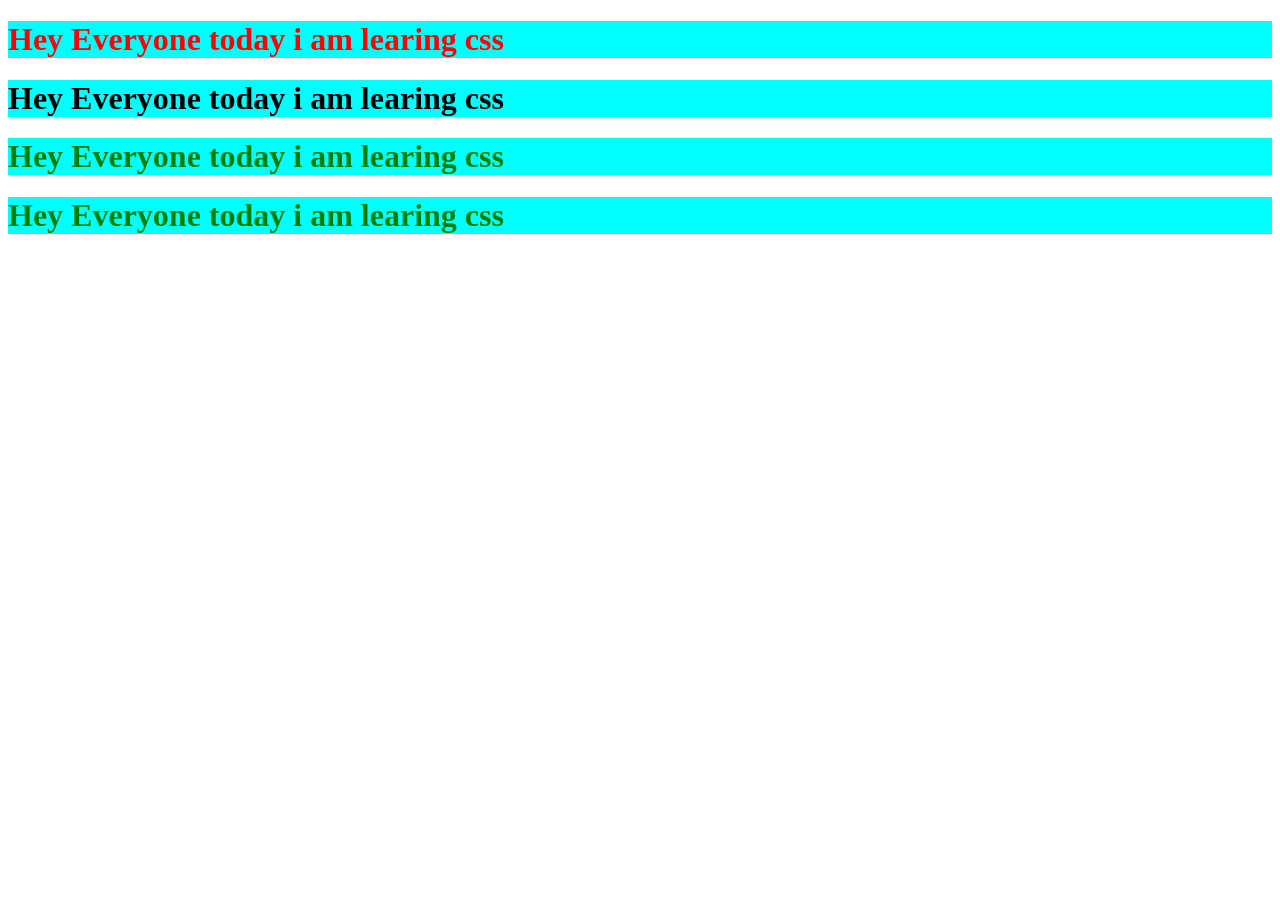
<file: css/index.html>
<!DOCTYPE html>
<html lang="en">
<head>
    <meta charset="UTF-8">
    <meta name="viewport" content="width=device-width, initial-scale=1.0">
    <title>Document</title>
    <link rel="stylesheet" href="style.css">
</head>
<body>

    <h1 id="newH1" >Hey Everyone today i am learing css</h1>
    <h1 id="deePak" >Hey Everyone today i am learing css</h1>
    <h1 >Hey Everyone today i am learing css</h1>
    <h1 >Hey Everyone today i am learing css</h1>
    
</body>
</html>
</file>
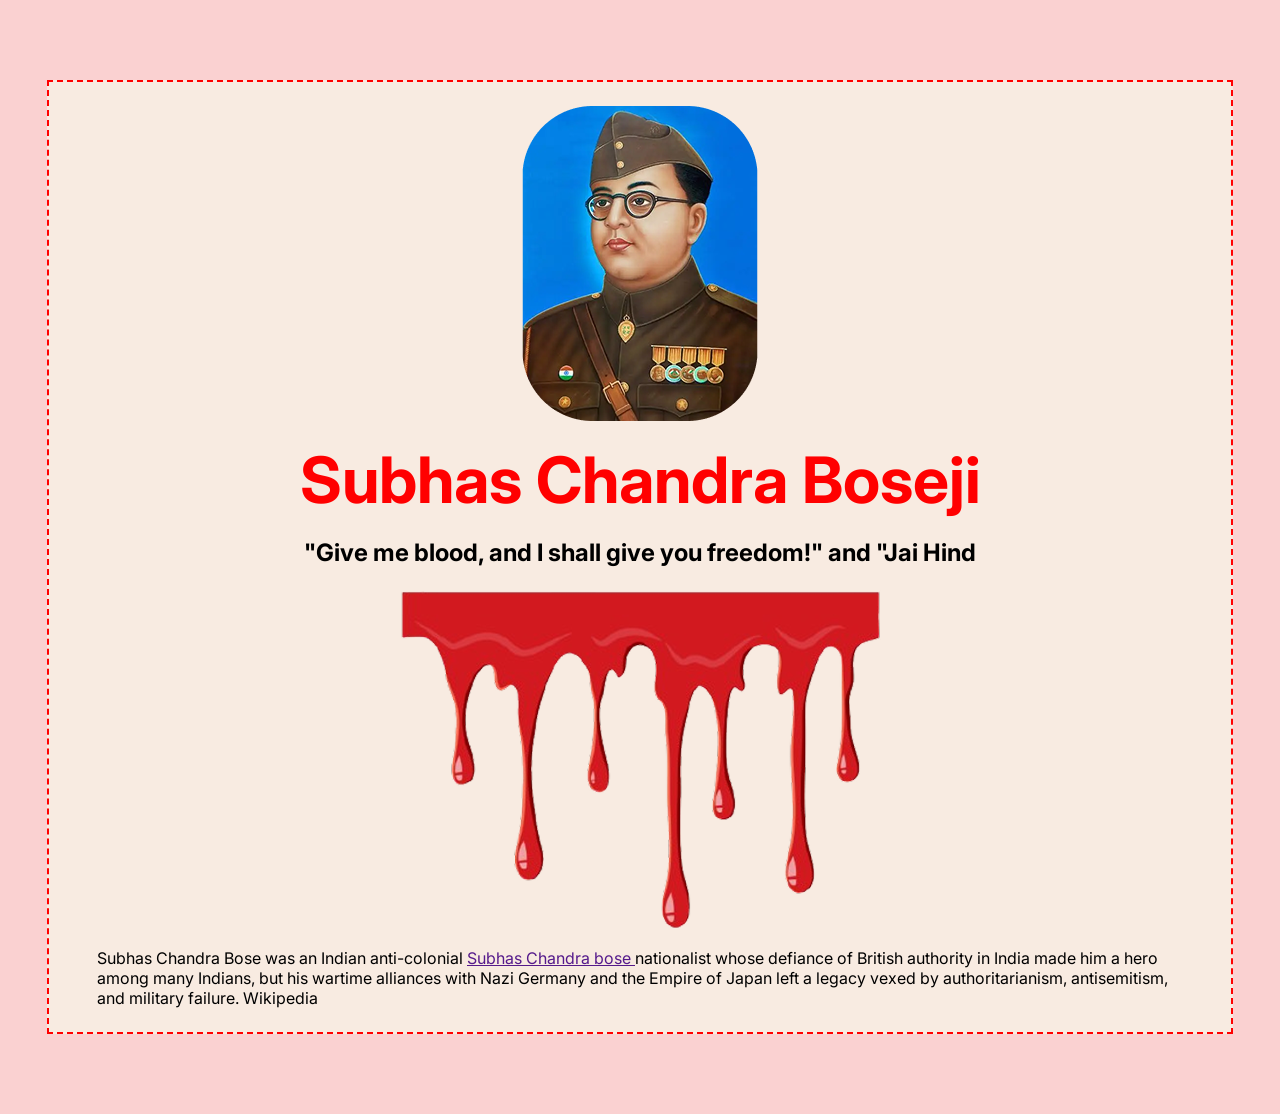
<file: Project_1/index.html>
<!DOCTYPE html>
<html lang="en">
<head>
    <meta charset="UTF-8">
    <meta name="viewport" content="width=device-width, initial-scale=1.0">
    <title>Tribute Website</title>
    <link rel="stylesheet" href="style.css">
</head> 
<body>
      <section>
        <img src="hero.png" alt="Subhash chandra bosh">
        <h1>Subhas Chandra Boseji </h1>
        <h2>"Give me blood, and I shall give you freedom!" and "Jai Hind</h2>
        <img src="blood_art.png" alt="Blood art">
        <p>Subhas Chandra Bose was an Indian anti-colonial <a href="">Subhas Chandra bose </a> nationalist whose defiance of British authority in India made him a hero among many Indians, but his wartime alliances with Nazi Germany and the Empire of Japan left a legacy vexed by authoritarianism, antisemitism, and military failure. Wikipedia</p> 
      </section>
</body>
</html>
</file>
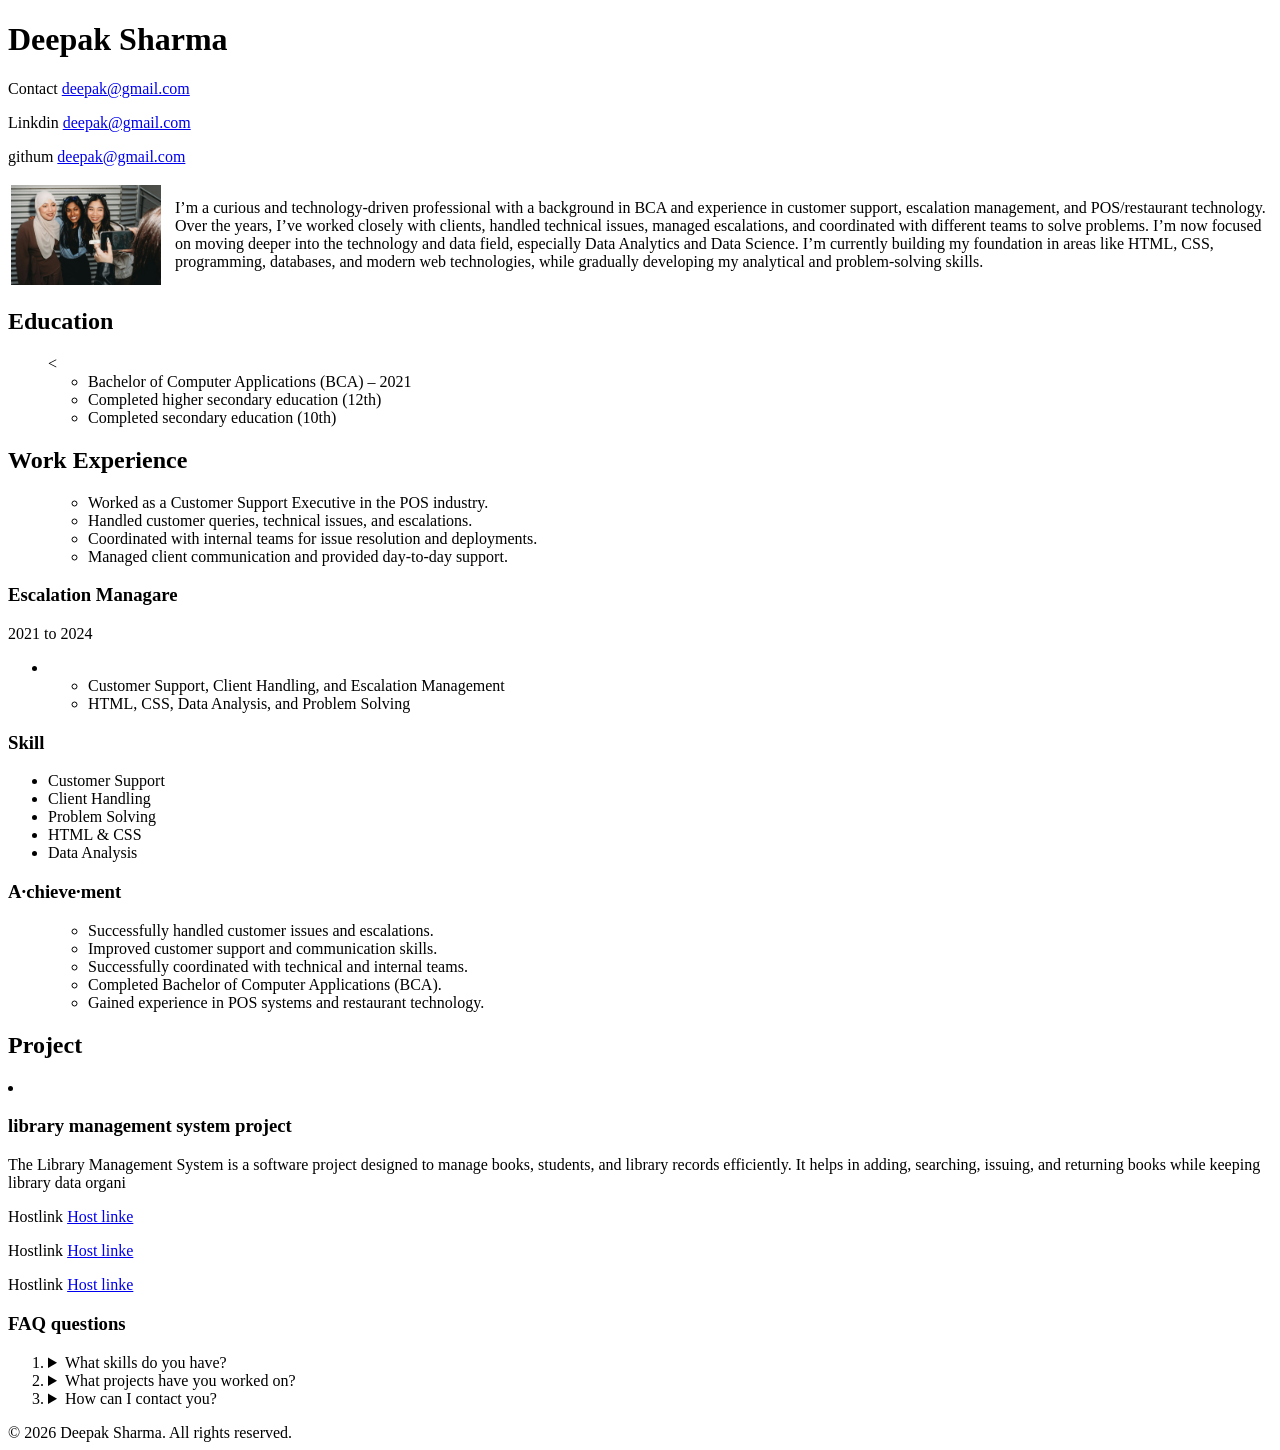
<file: css/project/index.html>
<!DOCTYPE html>
<html lang="en">

<head>
    <meta charset="UTF-8">
    <meta name="viewport" content="width=device-width, initial-scale=1.0">
    <title>Resume</title>
</head>

<body>
    <div>
        <div>
            <h1>Deepak Sharma</h1>
            <p>Contact <a href="deepak.com" target="_blank">deepak@gmail.com</a></p>
            <p>Linkdin <a href="https://github.com/" target="_blank">deepak@gmail.com</a></p>
            <p>githum <a href="https://github.com/" target="_blank">deepak@gmail.com</a></p>
        </div>

        <table>
            <tr>
                <td> <img src="sandisk-qRJXdC4N_bk-unsplash.jpg" alt="deepk_pic" width="150px"
                        style="float: left; margin-right: 10px;"></td>
                <td>I’m a curious and technology-driven professional with a background in BCA and experience in customer
                    support, escalation management, and POS/restaurant technology. Over the years, I’ve worked closely
                    with clients, handled technical issues, managed escalations, and coordinated with different teams to
                    solve problems.

                    I’m now focused on moving deeper into the technology and data field, especially Data Analytics and
                    Data Science. I’m currently building my foundation in areas like HTML, CSS, programming, databases,
                    and modern web technologies, while gradually developing my analytical and problem-solving skills.
                </td>
            </tr>
        </table>
        <section>
            <h2>Education</h2>
            <ul>
                <<ul>
                    <li>Bachelor of Computer Applications (BCA) – 2021</li>
                    <li>Completed higher secondary education (12th)</li>
                    <li>Completed secondary education (10th)</li>
            </ul>
            </ul>
        </section>
        <section>
            <h2>Work Experience</h2>
            <ul>

                <ul>
                    <li>Worked as a Customer Support Executive in the POS industry.</li>
                    <li>Handled customer queries, technical issues, and escalations.</li>
                    <li>Coordinated with internal teams for issue resolution and deployments.</li>
                    <li>Managed client communication and provided day-to-day support.</li>
                </ul>

            </ul>
        </section>

        <div>
            <h3>Escalation Managare</h3>
            <p>2021 to 2024</p>
            <ul>
                <li></li>
                <ul>
                    <li>Customer Support, Client Handling, and Escalation Management</li>
                    <li>HTML, CSS, Data Analysis, and Problem Solving</li>
                </ul>
            </ul>
        </div>

        <section>
            <h3>Skill</h3>
            <ul>
                <li>Customer Support</li>
                <li>Client Handling</li>
                <li>Problem Solving</li>
                <li>HTML & CSS</li>
                <li>Data Analysis</li>
            </ul>
        </section>

        <section>
            <h3>A·chieve·ment
            </h3>
            <ul>
                <ul>
                    <li>Successfully handled customer issues and escalations.</li>
                    <li>Improved customer support and communication skills.</li>
                    <li>Successfully coordinated with technical and internal teams.</li>
                    <li>Completed Bachelor of Computer Applications (BCA).</li>
                    <li>Gained experience in POS systems and restaurant technology.</li>
                </ul>
            </ul>
        </section>

        <section>
            <h2>Project</h2>
            <li>
                <h3>library management system project</h3>
                <p>
                    The Library Management System is a software project designed to manage books, students, and library
                    records efficiently. It helps in adding, searching, issuing, and returning books while keeping
                    library data organi

                </p>
                <p>Hostlink <a href="host.com" target="_blank">Host linke</a></p>
                <p>Hostlink <a href="host.com" target="_blank">Host linke</a></p>
                <p>Hostlink <a href="host.com" target="_blank">Host linke</a></p>
            </li>






        </section>

        <section>
            <h3>FAQ questions</h3>
            <ol>
                <li>
                    <details>
                        <summary>What skills do you have?</summary>
                        <p>I have skills in Customer Support, HTML, CSS, Data Analysis, and Problem Solving.</p>
                    </details>
                </li>

                <li>
                    <details>
                        <summary>What projects have you worked on?</summary>
                        <p>I have worked on projects like a Library Management System.</p>
                    </details>
                </li>

                <li>
                    <details>
                        <summary>How can I contact you?</summary>
                        <p>You can contact me through email or phone.</p>
                    </details>
                </li>
            </ol>
        </section>

        <footer>© 2026 Deepak Sharma. All rights reserved.
        </footer>








    </div>
</body>

</html>
</file>
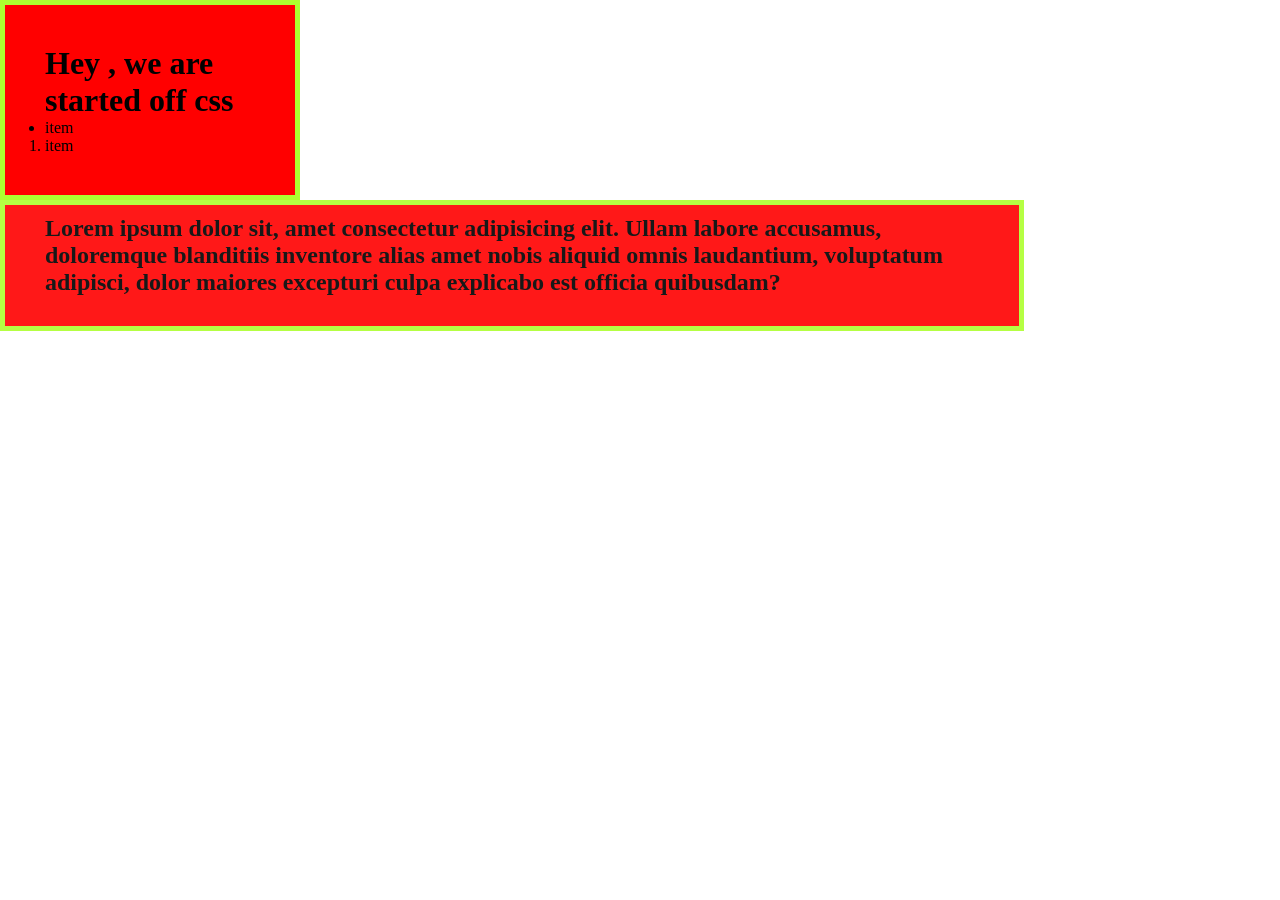
<file: css/index1.html>
<!DOCTYPE html>
<html lang="en">
<head>
    <meta charset="UTF-8">
    <meta name="viewport" content="width=device-width, initial-scale=1.0">
    <title>Document</title>
    <link rel="stylesheet" href="style1.css">
</head>
<body>
    <div>
        <h1>Hey , we are started off css</h1>
        <ul>
            <li>item</li>
        </ul>
        <ol>
            <li>item</li>
        </ol>
    </div>
    <div id="box" >
        <h2>Lorem ipsum dolor sit, amet consectetur adipisicing elit. Ullam labore accusamus, doloremque blanditiis inventore alias amet nobis aliquid omnis laudantium, voluptatum adipisci, dolor maiores excepturi culpa explicabo est officia quibusdam? </h2>

    </div>
     


</body>
</html>
</file>
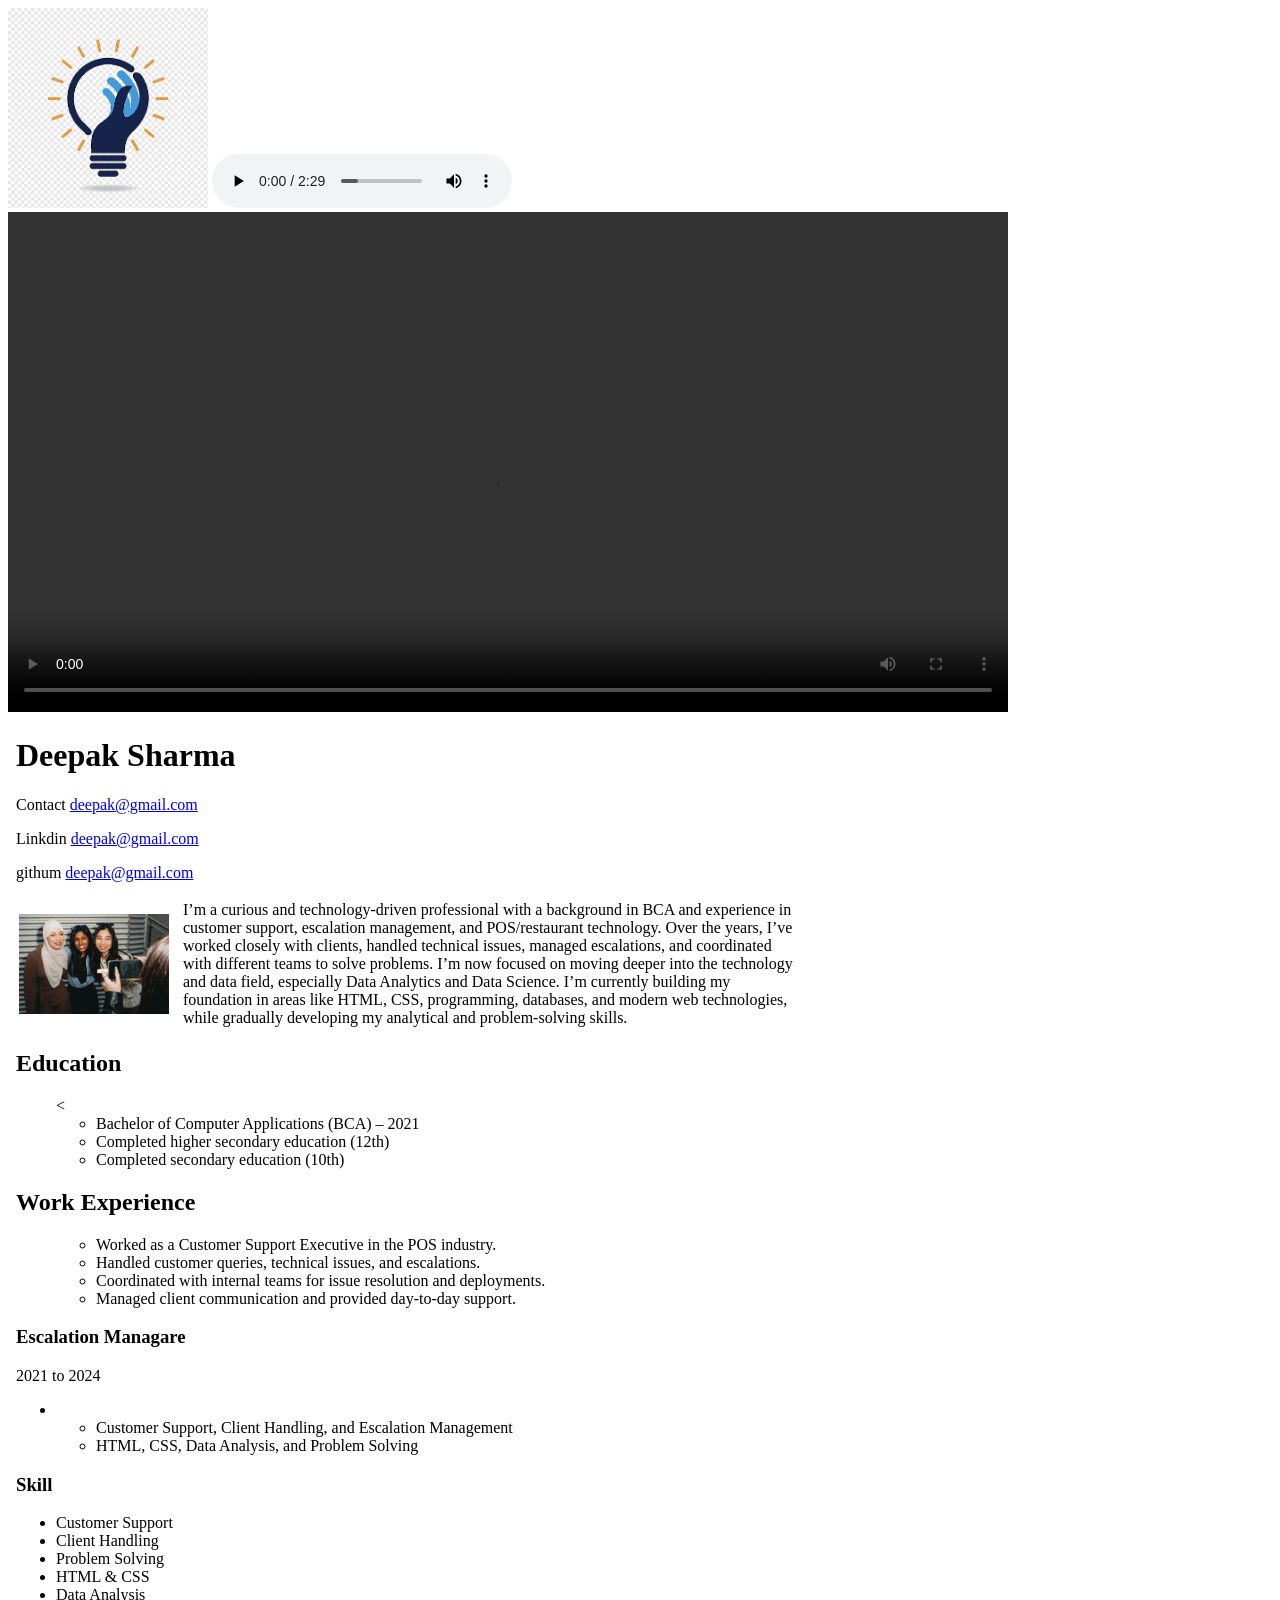
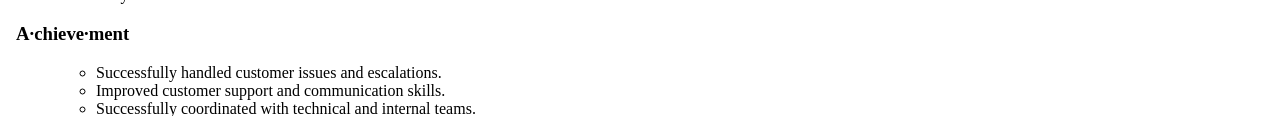
<file: css/project/index2.html>
<!DOCTYPE html>
<html lang="en">
<head>
    <meta charset="UTF-8">
    <meta name="viewport" content="width=device-width, initial-scale=1.0">
    <title>Project</title>
</head>
<body>
    <img src="images.png" alt="imagesLogo"  width="200" loading="lazy">
    <audio src="grand_project-wonders-of-the-earth-550792.mp3" controls></audio>
    <video src="4010187-uhd_4096_2160_25fps.mp4 " height="500" controls></video>
    <iframe src="./index.html" frameborder="0" width="800" height="1000"></iframe>

</body>
</html>
</file>
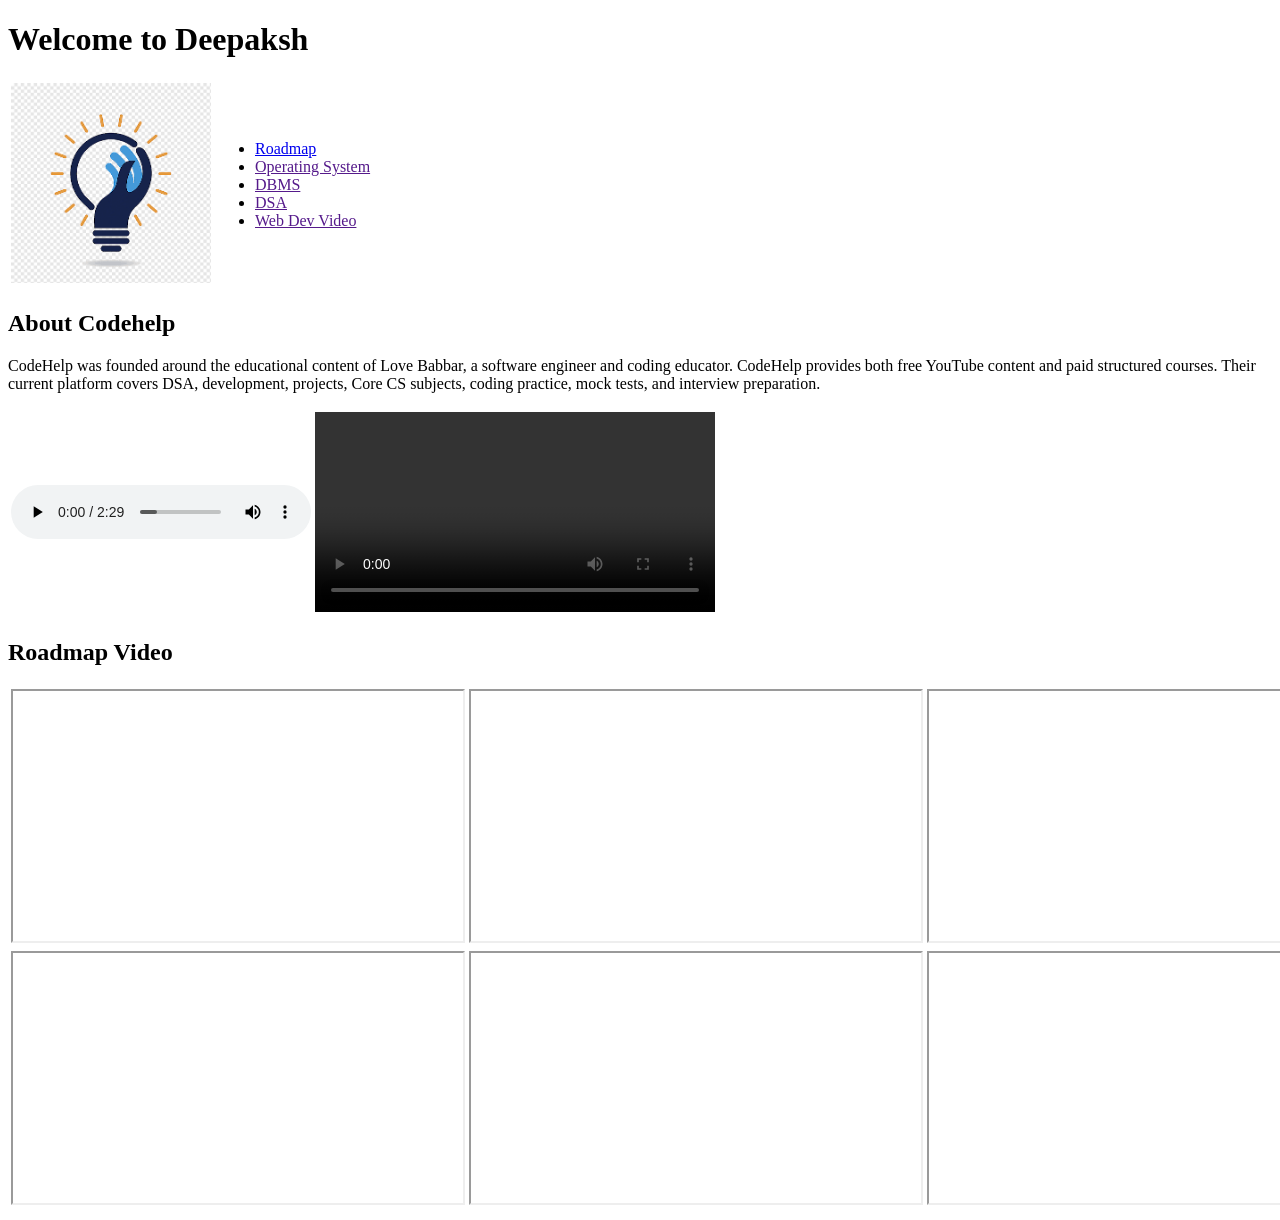
<file: css/project/Media.html>
<!DOCTYPE html>
<html lang="en">

<head>
    <meta charset="UTF-8">
    <meta name="viewport" content="width=device-width, initial-scale=1.0">
    <title>Media</title>
</head>

<body>
    <header>
        <h1>Welcome to Deepaksh</h1>
        <table>
            <tr>
                <td>
                    <img src="images.png" alt="Logo" height="200" >
                </td>
                <td>
                    <nav>
                        <ul>
                            <li> <a href="#Roadmap">Roadmap</a></li>
                            <li> <a href="">Operating System</a> </li>
                            <li> <a href="">DBMS</a> </li>
                            <li> <a href="">DSA</a> </li>
                            <li> <a href="">Web Dev Video</a> </li>

                        </ul>
                    </nav>
                </td>
            </tr>
        </table>

        <section>
            <h2>About Codehelp</h2>
            <p>CodeHelp was founded around the educational content of Love Babbar, a software engineer and coding
                educator. CodeHelp provides both free YouTube content and paid structured courses. Their current
                platform covers DSA, development, projects, Core CS subjects, coding practice, mock tests, and interview
                preparation.</p>
        </section>
        <section>

            <table>
                <tr>
                    <td><audio src="grand_project-wonders-of-the-earth-550792.mp3" controls width="100px"></audio></td>
                    <td><video src="4010187-uhd_4096_2160_25fps.mp4" controls height="200px"></video></td>
                </tr>
            </table>
        </section>


        <section>
            <h2 id="Roadmap">Roadmap Video</h2>
            <table>
                <tr>
                    <td><iframe src="https://www.youtube.com/embed/eE3mID1_1l4?start=1065" width="450px" height="250px"></iframe></td>
                    <td><iframe src="https://www.youtube.com/embed/eE3mID1_1l4?start=1065" width="450px" height="250px"></iframe></td>
                    <td><iframe src="https://www.youtube.com/embed/eE3mID1_1l4?start=1065" width="450px" height="250px"></iframe></td>
                    
                </tr>
                  <tr>
                   <td><iframe src="https://www.youtube.com/embed/eE3mID1_1l4?start=1065" width="450px" height="250px"></iframe></td>
                    <td><iframe src="https://www.youtube.com/embed/eE3mID1_1l4?start=1065" width="450px" height="250px"></iframe></td>
                    <td><iframe src="https://www.youtube.com/embed/eE3mID1_1l4?start=1065" width="450px" height="250px"></iframe></td>
                </tr>
            </table>
        </section>


    </header>
</body>

</html>
</file>
<file: css/style.css>
h1{
    background-color: aqua;
    color: green;
}

#newH1{
    color: red;
}

#deePak{
    color: black;
}
</file>
<file: Project_1/style.css>
@import url("https://fonts.googleapis.com/css2?family=Inter:ital,opsz,wght@0,14..32,100..900;1,14..32,100..900&display=swap");

* {
  margin: 0;
  padding: 0;
  box-sizing: border-box;
  --red: #d2191f;
  
}

body {
  font-family: "Inter", sans-serif;
  font-optical-sizing: auto;
  background-color: #FAD1D1;
  padding: 80px 0;
}

section {
    max-width: 1186px;
    margin: 0 auto;
    display: flex;
    flex-direction: column;
    align-items: center;
   gap: 20px;
   background-color: #f9efe4e4;
   padding: 24px 48px;
   border: 2px dashed red;

  h1{
    font-size: 64px;
    color: red;
    font-weight: 900px;
    text-align: center;
  }
  
}
</file>
<file: css/style1.css>
*{
    margin: 0;
    padding: 0;
    box-sizing: border-box;
}

div{
    background: red;
    width: 300px;
    padding: 40px;
    border: 5px solid greenyellow;
    color: ;
}

#box{
    height: 80%;
    width: 80%;
    overflow: scroll;
    padding: 10px 20px 30px 40px;
    opacity: 0.9;
    
    
    /* background-color: yellow;
    border: 1px dashed beige;
    background-image: url(https://plus.unsplash.com/premium_photo-1785042668149-da09925c51d2?q=80&w=1470&auto=format&fit=crop&ixlib=rb-4.1.0&ixid=M3wxMjA3fDB8MHxwaG90by1wYWdlfHx8fGVufDB8fHx8fA%3D%3D);
    background-position: center;
    background-size: cover; */
   
    
}
</file>
